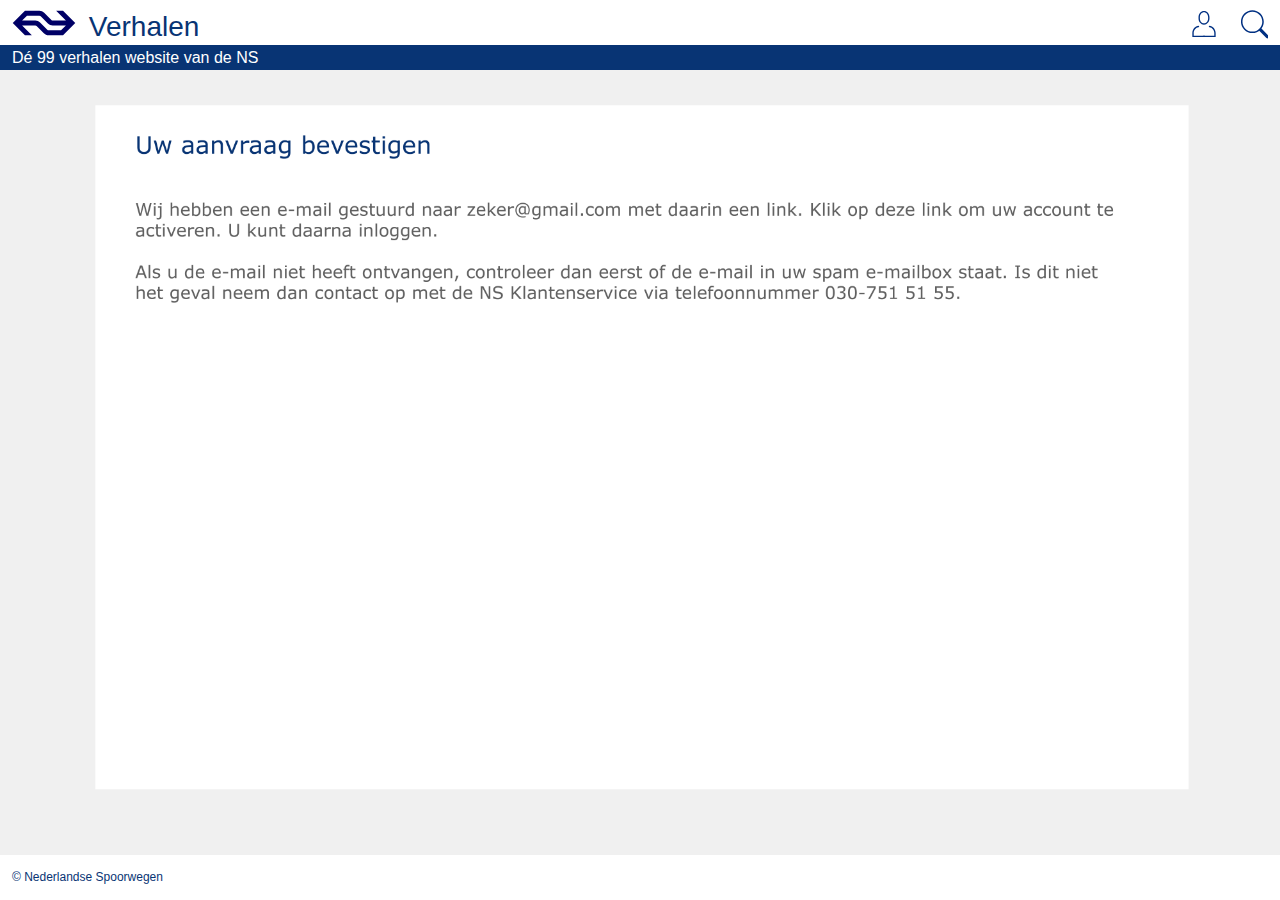
<file: accountbevestiging.html>
<!DOCTYPE html>
<html lang="nl">

<head>
    <meta charset="UTF-8">
    <meta name="viewport" content="width=device-width, initial-scale=1.0">
    <title>Mijn NS</title>
    <link rel="stylesheet" type="text/css" href="assets/css/style.css" />
</head>

<body>
    <!--header-->
    <header>
        <nav>
            <ul class="block">
                <li>
                    <a class="logo" href="home.html">
                        <img src="assets/images/ns%20logo.svg" alt="NS Logo">
                        <h1>Verhalen</h1>
                    </a>
                </li>

                <li class="navbtn">
                    <ul>
                        <li>
                            <a href="login.html">
                                <img src="assets/images/Icons/persoon.svg" alt="Persoon icoon">
                            </a>
                        </li>

                        <li>
                            <form id="searchForm" class="search" action="zoekresultaten.html" method="get">
                                <label>
                                    <input id="searchInput" class="notactive" type="search">
                                </label>
                            </form>
                        </li>
                    </ul>
                </li>
            </ul>
        </nav>
        <p class="subtitle">Dé 99 verhalen website van de NS</p>
    </header>
    <main>
        <div class="verhaal1">
            <a href="#">
            <img class="image1" src="assets/images/Extrascreens/extrascreens-04.png" alt="">
            <!-- <img class="image12" src="../Opdracht 1/assets/images/verhalen/stories1_iPad.png" alt="">
            <img class="image13" src="../Opdracht 1/assets/images/verhalen/stories1_iPhone 6.png" alt=""> -->
        </a>
        </div>
    </main>

    <!--footer-->
    <footer class="footer">
        <p>© Nederlandse Spoorwegen</p>
    </footer>

    <script src="assets/js/home.js"></script>
</body>

</html>
</file>
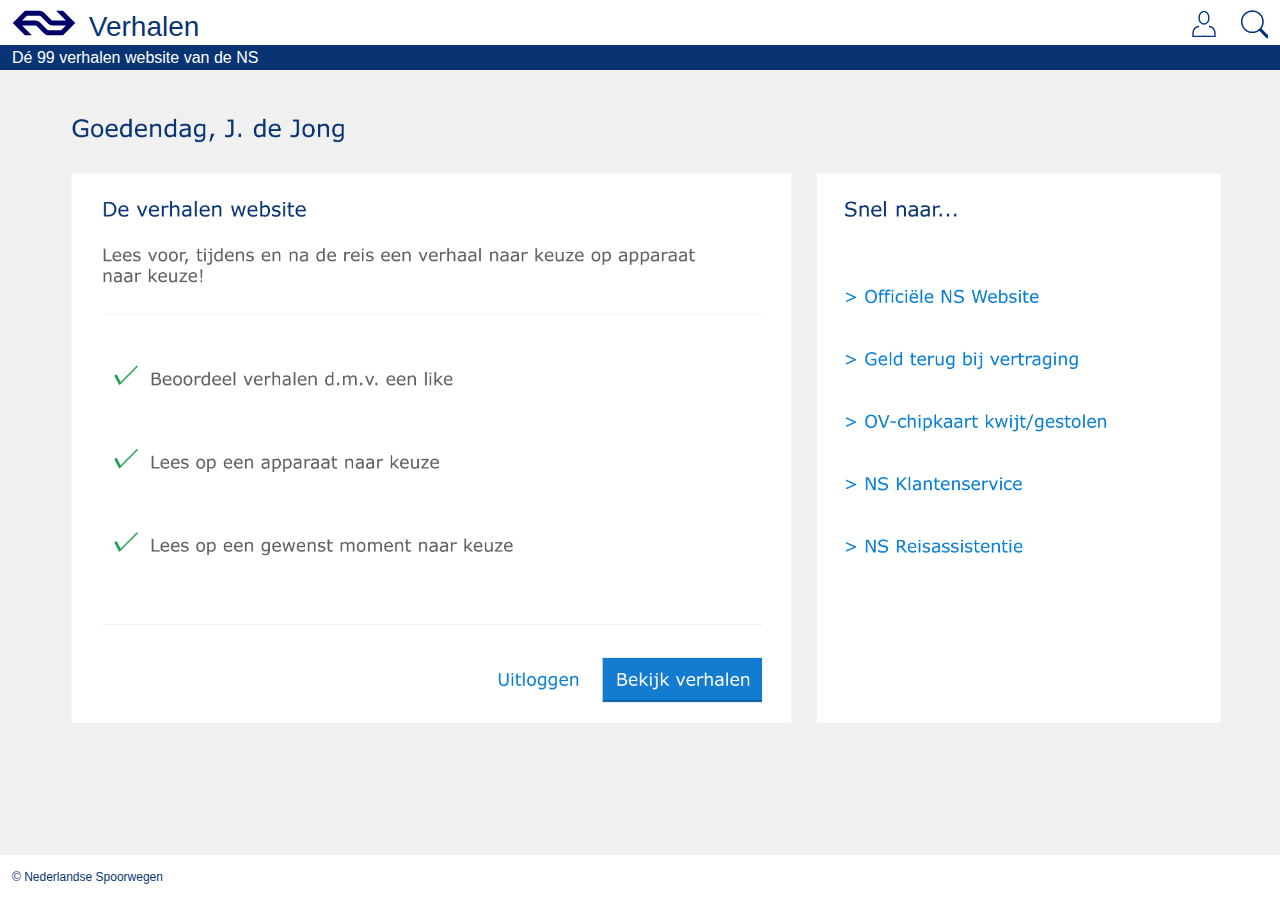
<file: dashboard.html>
<!DOCTYPE html>
<html lang="nl">

<head>
    <meta charset="UTF-8">
    <meta name="viewport" content="width=device-width, initial-scale=1.0">
    <title>Mijn NS</title>
    <link rel="stylesheet" type="text/css" href="assets/css/style.css" />
</head>

<body>
    <!--header-->
    <header>
        <nav>
            <ul class="block">
                <li>
                    <a class="logo" href="home.html">
                        <img src="assets/images/ns%20logo.svg" alt="NS Logo">
                        <h1>Verhalen</h1>
                    </a>
                </li>

                <li class="navbtn">
                    <ul>
                        <li>
                            <a href="login.html">
                                <img src="assets/images/Icons/persoon.svg" alt="Persoon icoon">
                            </a>
                        </li>

                        <li>
                            <form id="searchForm" class="search" action="zoekresultaten.html" method="get">
                                <label>
                                    <input id="searchInput" class="notactive" type="search">
                                </label>
                            </form>
                        </li>
                    </ul>
                </li>
            </ul>
        </nav>
        <p class="subtitle">Dé 99 verhalen website van de NS</p>
    </header>
    <main>
        <div class="verhaal1">
            <a href="home.html">
            <img class="image1" src="assets/images/Extrascreens/extrascreens-03.png" alt="">
            <!-- <img class="image12" src="../Opdracht 1/assets/images/verhalen/stories1_iPad.png" alt="">
            <img class="image13" src="../Opdracht 1/assets/images/verhalen/stories1_iPhone 6.png" alt=""> -->
        </a>
        </div>
    </main>

    <!--footer-->
    <footer class="footer">
        <p>© Nederlandse Spoorwegen</p>
    </footer>

    <script src="assets/js/home.js"></script>
</body>

</html>
</file>
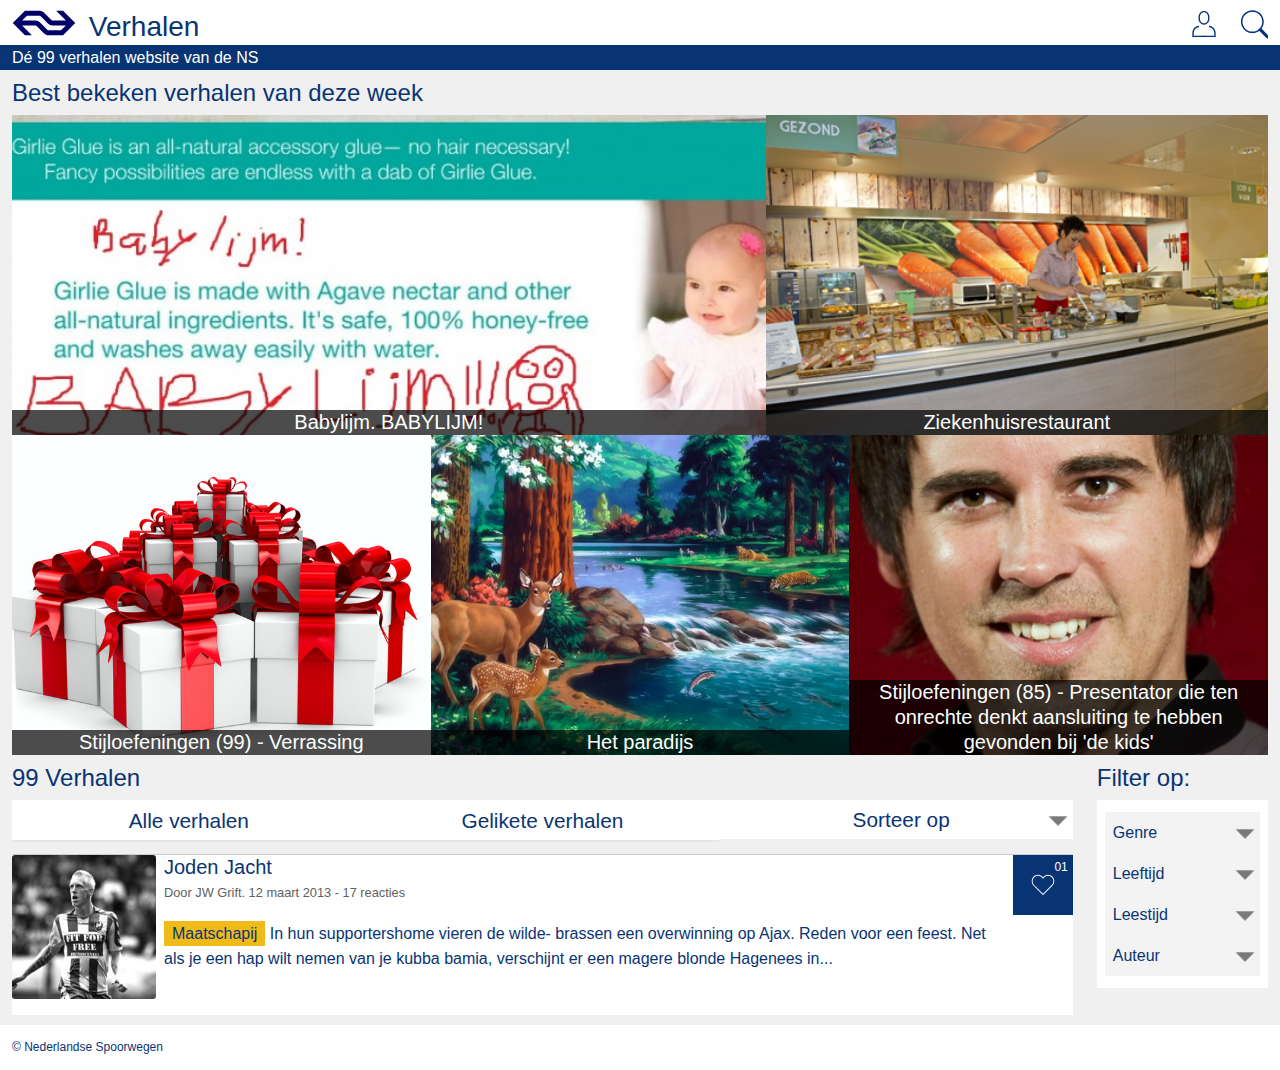
<file: gelikete.html>
<!DOCTYPE html>
<html lang="nl">

<head>
    <meta charset="UTF-8">
    <meta name="viewport" content="width=device-width, initial-scale=1.0">
    <title>NS Verhalen</title>
    <link rel="stylesheet" type="text/css" href="assets/css/style.css" />
</head>

<body>
    <!--header-->
    <header>
        <nav>
            <ul class="block">
                <li>
                    <a class="logo" href="home.html">
                        <img src="assets/images/ns%20logo.svg" alt="NS Logo">
                        <h1>Verhalen</h1>
                    </a>
                </li>

                <li class="navbtn">
                    <ul>
                        <li>
                            <a href="login.html">
                                <img src="assets/images/Icons/persoon.svg" alt="Persoon icoon">
                            </a>
                        </li>

                        <li>
                            <form id="searchForm" class="search" action="zoekresultaten.html" method="get">
                                <label>
                                    <input id="searchInput" class="notactive" type="search">
                                </label>
                            </form>
                        </li>
                    </ul>
                </li>
            </ul>
        </nav>
        <p class="subtitle">Dé 99 verhalen website van de NS</p>
    </header>

    <!--body-->
    <main>
        <section class="uitgelicht">
            <h2>Best bekeken verhalen van deze week</h2>
            <ul>
                <li>
                    <a href="#">
                        <img src="assets/images/babylijm.jpg" alt="">
                        <h3>Babylijm. BABYLIJM!</h3>
                    </a>
                </li>

                <li>
                    <a href="#">
                        <img src="assets/images/ziekenhuisrestaurant.jpg" alt="">
                        <h3>Ziekenhuisrestaurant</h3>
                    </a>
                </li>

                <li>
                    <a href="#">
                        <img src="assets/images/verrassing.jpg" alt="">
                        <h3>Stijloefeningen (99) - Verrassing</h3>
                    </a>
                </li>

                <li>
                    <a href="#">
                        <img src="assets/images/paradijs.jpg" alt="">
                        <h3>Het paradijs</h3>
                    </a>
                </li>

                <li>
                    <a href="#">
                        <img src="assets/images/presentator.jpg" alt="">
                        <h3>Stijloefeningen (85) - Presentator die ten onrechte denkt aansluiting te hebben gevonden
                            bij 'de
                            kids'
                        </h3>
                    </a>
                </li>
            </ul>
        </section>

        <section class="midsection">
            <section class="articles">
                <h2>99 Verhalen</h2>

                <div class="sortBar">
                    <a href="home.html"><button>Alle verhalen</button></a>
                    <a href="gelikete.html"><button>Gelikete verhalen</button></a>

                    <!--start bron: https://stackoverflow.com/questions/18179960/how-to-add-a-title-to-a-html-select-tag-->
                    <select>
                        <option selected hidden value="Sorteer op">Sorteer op</option>
                        <option value="populariteit">Populariteit</option>
                        <option value="alfabetisch">Alfabetisch</option>
                        <option value="oud">Oud naar nieuw</option>
                        <option value="meestereacties">Meeste reacties</option>
                        <option value="minstereacties">Minste reacties</option>
                    </select>
                    <!--end bron: https://stackoverflow.com/questions/18179960/how-to-add-a-title-to-a-html-select-tag-->
                </div>

                <!--start bron: http://html5doctor.com/the-article-element/-->
                <article>
                    <!--thumbnail-->
                    <a href="#">
                        <img src="assets/images/jodenjacht.jpg" alt="Lex Immers">
                    </a>
                    <!--einde thumbnail-->
                    <header>
                        <h3>
                            <a href="../Opdracht 1/verhaal1.html">Joden Jacht</a>
                        </h3>
                        <p>Door JW Grift.
                            <time datetime="2011-03-22">12 maart 2013 </time>- 17 reacties</p>
                    </header>

                    <div id="buttonclick" class="likeButton">
                        <p class="totalclicks">01</p>
                        <img class="harticoon" src="assets/images/Icons/hart.svg" alt="Hartje icoon">
                    </div>

                    <a href="#">Maatschapij</a>
                    <p class="articleDescription"> In hun supportershome vieren de wilde- brassen een overwinning op Ajax. Reden voor een
                        feest.
                        Net
                        als je
                        een hap wilt nemen van je kubba bamia, verschijnt er een magere blonde Hagenees in...</p>
                </article>
                <!--end bron: http://html5doctor.com/the-article-element/-->
            </section>

            <section class="filterlist">
                <form>
                    <fieldset>
                        <legend>
                            <h2>Filter op:</h2>
                        </legend>
                        <ul>
                            <!--start bron: https://stackoverflow.com/questions/12129037/correct-semantics-for-ul-in-ul-->
                            <li>
                                <legend class="dropbtn">Genre</legend>
                                <ul class="content">
                                    <li>
                                        <input type="checkbox" id="opinie">
                                        <label for="opinie">Opinie</label>
                                    </li>
                                    <li>
                                        <input type="checkbox" id="maatschapij">
                                        <label for="maatschapij">Maatschapij</label>
                                    </li>
                                    <li>
                                        <input type="checkbox" id="politiek">
                                        <label for="politiek">Politiek</label>
                                    </li>
                                    <li>
                                        <input type="checkbox" id="religie">
                                        <label for="religie">Religie</label>
                                    </li>
                                    <li>
                                        <input type="checkbox" id="boulevard">
                                        <label for="boulevard">Boulevard</label>
                                    </li>
                                    <li>
                                        <input type="checkbox" id="handelennijverheid">
                                        <label for="handelennijverheid">Handel en Nijverheid</label>
                                    </li>
                                    <li>
                                        <input type="checkbox" id="kunst">
                                        <label for="kunst">Kunst</label>
                                    </li>
                                    <li>
                                        <input type="checkbox" id="fictie">
                                        <label for="fictie">Fictie</label>
                                    </li>
                                    <li>
                                        <input type="checkbox" id="nonfictie">
                                        <label for="nonfictie">Non-fictie</label>
                                    </li>
                                    <li>
                                        <input type="checkbox" id="correspondentie">
                                        <label for="correspondentie">Correspondentie</label>
                                    </li>
                                    <li>
                                        <input type="checkbox" id="interview">
                                        <label for="interview">Interview</label>
                                    </li>
                                    <li>
                                        <input type="checkbox" id="kortnurks">
                                        <label for="kortnurks">Kort nurks</label>
                                    </li>
                                    <li>
                                        <input type="checkbox" id="cartoons">
                                        <label for="cartoons">Cartoons</label>
                                    </li>
                                </ul>
                            </li>

                            <li>
                                <legend class="dropbtn">Leeftijd</legend>
                                <ul class="content">
                                    <li>
                                        <input type="checkbox" id="leeftijd03">
                                        <label for="leeftijd03">0 tot 3 jaar</label>
                                    </li>
                                    <li>
                                        <input type="checkbox" id="leeftijd312">
                                        <label for="leeftijd312">3 tot 12 jaar</label>
                                    </li>
                                    <li>
                                        <input type="checkbox" id="leeftijd1218">
                                        <label for="leeftijd1218">12 tot 18 jaar</label>
                                    </li>
                                    <li>
                                        <input type="checkbox" id="leeftijd18plus">
                                        <label for="leeftijd18plus">18 jaar of ouder</label>
                                    </li>
                                </ul>
                            </li>

                            <li>
                                <legend class="dropbtn">Leestijd</legend>
                                <ul class="content">
                                    <li>
                                        <input type="checkbox" id="5min">
                                        <label for="5min">5 minuten</label>
                                    </li>
                                    <li>
                                        <input type="checkbox" id="10min">
                                        <label for="10min">10 minuten</label>
                                    </li>
                                    <li>
                                        <input type="checkbox" id="10plusmin">
                                        <label for="10plusmin">10+ minuten</label>
                                    </li>
                                </ul>
                            </li>

                            <li>
                                <legend class="dropbtn">Auteur</legend>
                                <ul class="content">
                                    <li>
                                        <input type="checkbox" id="molovich">
                                        <label for="molovich">Max Molovich</label>
                                    </li>
                                    <li>
                                        <input type="checkbox" id="hoogeboom">
                                        <label for="hoogeboom">Ben Hoogeboom</label>
                                    </li>
                                    <li>
                                        <input type="checkbox" id="oudzeikwijf">
                                        <label for="oudzeikwijf">Oud Zeikwijf</label>
                                    </li>
                                    <li>
                                        <input type="checkbox" id="luijten">
                                        <label for="luijten">Hugo Luijten</label>
                                    </li>
                                    <li>
                                        <input type="checkbox" id="grits">
                                        <label for="grits">Grrrits</label>
                                    </li>
                                    <li>
                                        <input type="checkbox" id="jager">
                                        <label for="jager">Tom de Jager</label>
                                    </li>
                                    <li>
                                        <input type="checkbox" id="verwardeman">
                                        <label for="verwardeman">De verwarde man</label>
                                    </li>
                                    <li>
                                        <input type="checkbox" id="paap">
                                        <label for="paap">Jaap de Paap</label>
                                    </li>
                                    <li>
                                        <input type="checkbox" id="vdberg">
                                        <label for="vdberg">Wouter van den Berg</label>
                                    </li>
                                    <li>
                                        <input type="checkbox" id="kittekat">
                                        <label for="kittekat">Kittekat</label>
                                    </li>
                                    <li>
                                        <input type="checkbox" id="quest">
                                        <label for="quest">Berend Quest</label>
                                    </li>
                                    <li>
                                        <input type="checkbox" id="stavast">
                                        <label for="stavast">Vrouwke van Stavast</label>
                                    </li>
                                    <li>
                                        <input type="checkbox" id="suave">
                                        <label for="suave">Rico Suave</label>
                                    </li>
                                    <li>
                                        <input type="checkbox" id="jwgrift">
                                        <label for="jwgrift">JW Grift</label>
                                    </li>
                                    <li>
                                        <input type="checkbox" id="vylder">
                                        <label for="vylder">Dorien de Vylder</label>
                                    </li>
                                </ul>
                            </li>
                        </ul>
                    </fieldset>
                    <!--end bron: https://stackoverflow.com/questions/12129037/correct-semantics-for-ul-in-ul-->
                </form>
            </section>
        </section>
    </main>

    <!--footer-->
    <footer>
        <p>© Nederlandse Spoorwegen</p>
    </footer>

    <script src="assets/js/home.js"></script>
</body>

</html>
</file>
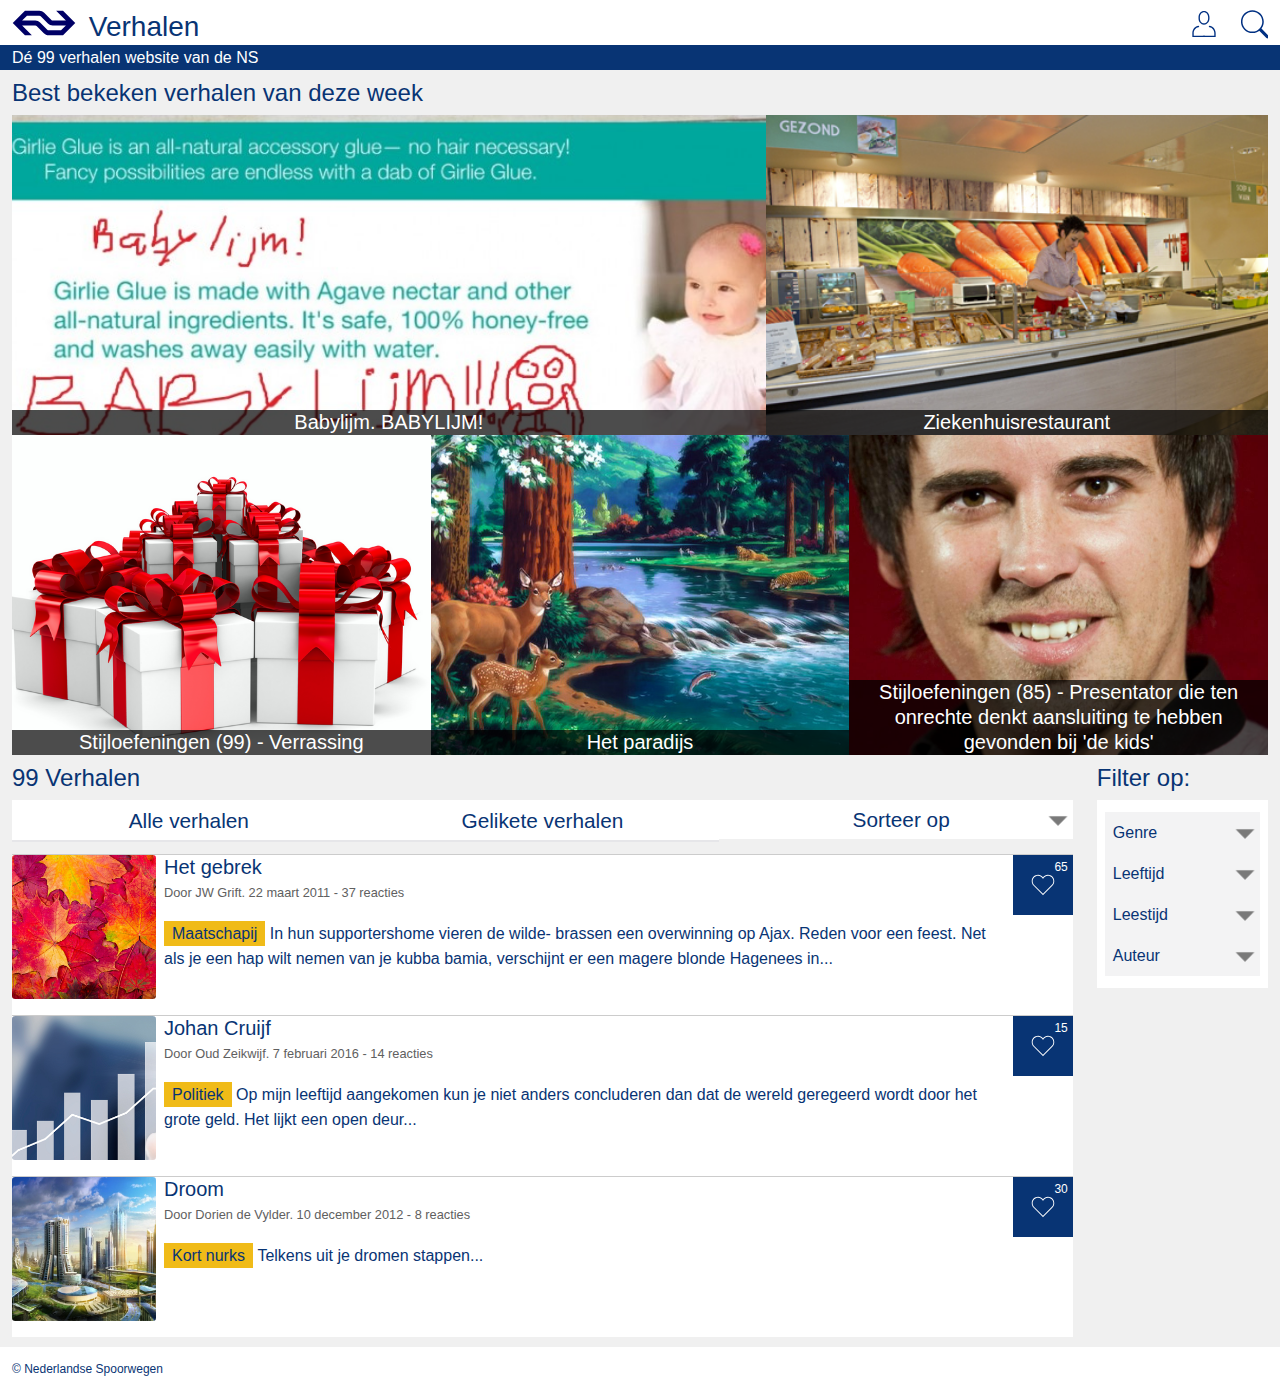
<file: home.html>
<!DOCTYPE html>
<html lang="nl">

<head>
    <meta charset="UTF-8">
    <meta name="viewport" content="width=device-width, initial-scale=1.0">
    <title>NS Verhalen</title>
    <link rel="stylesheet" type="text/css" href="assets/css/style.css" />
</head>

<body>
    <!--header-->
    <header>
        <nav>
            <ul class="block">
                <li>
                    <a class="logo" href="home.html">
                        <img src="assets/images/ns%20logo.svg" alt="NS Logo">
                        <h1>Verhalen</h1>
                    </a>
                </li>

                <li class="navbtn">
                    <ul>
                        <li>
                            <a href="login.html">
                                <img src="assets/images/Icons/persoon.svg" alt="Persoon icoon">
                            </a>
                        </li>

                        <li>
                            <form id="searchForm" class="search" action="zoekresultaten.html" method="get">
                                <label>
                                    <input id="searchInput" class="notactive" type="search">
                                </label>
                            </form>
                        </li>
                    </ul>
                </li>
            </ul>
        </nav>
        <p class="subtitle">Dé 99 verhalen website van de NS</p>
    </header>

    <!--body-->
    <main>
        <section class="uitgelicht">
            <h2>Best bekeken verhalen van deze week</h2>
            <ul>
                <li>
                    <a href="#">
                        <img src="assets/images/babylijm.jpg" alt="">
                        <h3>Babylijm. BABYLIJM!</h3>
                    </a>
                </li>

                <li>
                    <a href="#">
                        <img src="assets/images/ziekenhuisrestaurant.jpg" alt="">
                        <h3>Ziekenhuisrestaurant</h3>
                    </a>
                </li>

                <li>
                    <a href="#">
                        <img src="assets/images/verrassing.jpg" alt="">
                        <h3>Stijloefeningen (99) - Verrassing</h3>
                    </a>
                </li>

                <li>
                    <a href="#">
                        <img src="assets/images/paradijs.jpg" alt="">
                        <h3>Het paradijs</h3>
                    </a>
                </li>

                <li>
                    <a href="#">
                        <img src="assets/images/presentator.jpg" alt="">
                        <h3>Stijloefeningen (85) - Presentator die ten onrechte denkt aansluiting te hebben gevonden
                            bij 'de
                            kids'
                        </h3>
                    </a>
                </li>
            </ul>
        </section>

        <section class="midsection">
            <section class="articles">
                <h2>99 Verhalen</h2>

                <div class="sortBar">
                    <a href="home.html"><button class="button1">Alle verhalen</button></a>
                    <a href="gelikete.html"><button class="button2">Gelikete verhalen</button></a>

                    <!--start bron: https://stackoverflow.com/questions/18179960/how-to-add-a-title-to-a-html-select-tag-->
                    <select>
                        <option selected hidden value="Sorteer op">Sorteer op</option>
                        <option value="populariteit">Populariteit</option>
                        <option value="alfabetisch">Alfabetisch</option>
                        <option value="oud">Oud naar nieuw</option>
                        <option value="meestereacties">Meeste reacties</option>
                        <option value="minstereacties">Minste reacties</option>
                    </select>
                    <!--end bron: https://stackoverflow.com/questions/18179960/how-to-add-a-title-to-a-html-select-tag-->
                </div>

                <!--start bron: http://html5doctor.com/the-article-element/-->
                <article>
                    <!--thumbnail-->
                    <a href="#">
                        <img src="assets/images/gebrek.jpg" alt="Lex Immers">
                    </a>
                    <!--einde thumbnail-->
                    <header>
                        <h3>
                            <a href="verhaal1.html">Het gebrek</a>
                        </h3>
                        <p>Door JW Grift.
                            <time datetime="2011-03-22">22 maart 2011 </time>- 37 reacties</p>
                    </header>

                    <div id="buttonclick" class="likeButton">
                        <p class="totalclicks">65</p>
                        <img class="harticoon" src="assets/images/Icons/hart.svg" alt="Hartje icoon">
                    </div>

                    <a href="#">Maatschapij</a>
                    <p class="articleDescription"> In hun supportershome vieren de wilde- brassen een overwinning op Ajax. Reden voor een
                        feest.
                        Net
                        als je
                        een hap wilt nemen van je kubba bamia, verschijnt er een magere blonde Hagenees in...</p>
                </article>
                <!--end bron: http://html5doctor.com/the-article-element/-->

                <article>
                    <!--thumbnail-->
                    <a href="#">
                        <img src="assets/images/verbetering.jpg" alt="wereld met silhouette">
                    </a>
                    <!--einde thumbnail-->
                    <header>
                        <h3>
                            <a href="verhaal2.html">Johan Cruijf</a>
                        </h3>
                        <p>Door Oud Zeikwijf.
                            <time datetime="2016-02-07">7 februari 2016 </time>- 14 reacties</p>
                    </header>

                    <div id="buttonclick" class="likeButton">
                        <p class="totalclicks">15</p>
                        <img class="harticoon" src="assets/images/Icons/hart.svg" alt="Hartje icoon">
                    </div>

                    <a href="#">Politiek</a>
                    <p class="articleDescription">Op mijn leeftijd aangekomen kun je niet anders concluderen dan dat de wereld geregeerd wordt
                        door
                        het grote
                        geld. Het lijkt een open deur...</p>
                </article>

                <article>
                    <!--thumbnail-->
                    <a href="#">
                        <img src="assets/images/toekomst.jpg" alt="Huizen bekijken door loop">
                    </a>
                    <!--einde thumbnail-->
                    <header>
                        <h3>
                            <a href="verhaal3.html">Droom</a>
                        </h3>
                        <p>Door Dorien de Vylder.
                            <time datetime="2012-12-10">10 december 2012 </time>- 8 reacties</p>
                    </header>

                    <div id="buttonclick" class="likeButton">
                        <p class="totalclicks">30</p>
                        <img class="harticoon" src="assets/images/Icons/hart.svg" alt="Hartje icoon">
                    </div>

                    <a href="#">Kort nurks</a>
                    <p class="articleDescription">Telkens uit je dromen stappen...</p>
                </article>
            </section>

            <section class="filterlist">
                <form>
                    <fieldset>
                        <legend>
                            <h2>Filter op:</h2>
                        </legend>
                        <ul>
                            <!--start bron: https://stackoverflow.com/questions/12129037/correct-semantics-for-ul-in-ul-->
                            <li>
                                <legend class="dropbtn">Genre</legend>
                                <ul class="content">
                                    <li>
                                        <input type="checkbox" id="opinie">
                                        <label for="opinie">Opinie</label>
                                    </li>
                                    <li>
                                        <input type="checkbox" id="maatschapij">
                                        <label for="maatschapij">Maatschapij</label>
                                    </li>
                                    <li>
                                        <input type="checkbox" id="politiek">
                                        <label for="politiek">Politiek</label>
                                    </li>
                                    <li>
                                        <input type="checkbox" id="religie">
                                        <label for="religie">Religie</label>
                                    </li>
                                    <li>
                                        <input type="checkbox" id="boulevard">
                                        <label for="boulevard">Boulevard</label>
                                    </li>
                                    <li>
                                        <input type="checkbox" id="handelennijverheid">
                                        <label for="handelennijverheid">Handel en Nijverheid</label>
                                    </li>
                                    <li>
                                        <input type="checkbox" id="kunst">
                                        <label for="kunst">Kunst</label>
                                    </li>
                                    <li>
                                        <input type="checkbox" id="fictie">
                                        <label for="fictie">Fictie</label>
                                    </li>
                                    <li>
                                        <input type="checkbox" id="nonfictie">
                                        <label for="nonfictie">Non-fictie</label>
                                    </li>
                                    <li>
                                        <input type="checkbox" id="correspondentie">
                                        <label for="correspondentie">Correspondentie</label>
                                    </li>
                                    <li>
                                        <input type="checkbox" id="interview">
                                        <label for="interview">Interview</label>
                                    </li>
                                    <li>
                                        <input type="checkbox" id="kortnurks">
                                        <label for="kortnurks">Kort nurks</label>
                                    </li>
                                    <li>
                                        <input type="checkbox" id="cartoons">
                                        <label for="cartoons">Cartoons</label>
                                    </li>
                                </ul>
                            </li>

                            <li>
                                <legend class="dropbtn">Leeftijd</legend>
                                <ul class="content">
                                    <li>
                                        <input type="checkbox" id="leeftijd03">
                                        <label for="leeftijd03">0 tot 3 jaar</label>
                                    </li>
                                    <li>
                                        <input type="checkbox" id="leeftijd312">
                                        <label for="leeftijd312">3 tot 12 jaar</label>
                                    </li>
                                    <li>
                                        <input type="checkbox" id="leeftijd1218">
                                        <label for="leeftijd1218">12 tot 18 jaar</label>
                                    </li>
                                    <li>
                                        <input type="checkbox" id="leeftijd18plus">
                                        <label for="leeftijd18plus">18 jaar of ouder</label>
                                    </li>
                                </ul>
                            </li>

                            <li>
                                <legend class="dropbtn">Leestijd</legend>
                                <ul class="content">
                                    <li>
                                        <input type="checkbox" id="5min">
                                        <label for="5min">5 minuten</label>
                                    </li>
                                    <li>
                                        <input type="checkbox" id="10min">
                                        <label for="10min">10 minuten</label>
                                    </li>
                                    <li>
                                        <input type="checkbox" id="10plusmin">
                                        <label for="10plusmin">10+ minuten</label>
                                    </li>
                                </ul>
                            </li>

                            <li>
                                <legend class="dropbtn">Auteur</legend>
                                <ul class="content">
                                    <li>
                                        <input type="checkbox" id="molovich">
                                        <label for="molovich">Max Molovich</label>
                                    </li>
                                    <li>
                                        <input type="checkbox" id="hoogeboom">
                                        <label for="hoogeboom">Ben Hoogeboom</label>
                                    </li>
                                    <li>
                                        <input type="checkbox" id="oudzeikwijf">
                                        <label for="oudzeikwijf">Oud Zeikwijf</label>
                                    </li>
                                    <li>
                                        <input type="checkbox" id="luijten">
                                        <label for="luijten">Hugo Luijten</label>
                                    </li>
                                    <li>
                                        <input type="checkbox" id="grits">
                                        <label for="grits">Grrrits</label>
                                    </li>
                                    <li>
                                        <input type="checkbox" id="jager">
                                        <label for="jager">Tom de Jager</label>
                                    </li>
                                    <li>
                                        <input type="checkbox" id="verwardeman">
                                        <label for="verwardeman">De verwarde man</label>
                                    </li>
                                    <li>
                                        <input type="checkbox" id="paap">
                                        <label for="paap">Jaap de Paap</label>
                                    </li>
                                    <li>
                                        <input type="checkbox" id="vdberg">
                                        <label for="vdberg">Wouter van den Berg</label>
                                    </li>
                                    <li>
                                        <input type="checkbox" id="kittekat">
                                        <label for="kittekat">Kittekat</label>
                                    </li>
                                    <li>
                                        <input type="checkbox" id="quest">
                                        <label for="quest">Berend Quest</label>
                                    </li>
                                    <li>
                                        <input type="checkbox" id="stavast">
                                        <label for="stavast">Vrouwke van Stavast</label>
                                    </li>
                                    <li>
                                        <input type="checkbox" id="suave">
                                        <label for="suave">Rico Suave</label>
                                    </li>
                                    <li>
                                        <input type="checkbox" id="jwgrift">
                                        <label for="jwgrift">JW Grift</label>
                                    </li>
                                    <li>
                                        <input type="checkbox" id="vylder">
                                        <label for="vylder">Dorien de Vylder</label>
                                    </li>
                                </ul>
                            </li>
                        </ul>
                    </fieldset>
                    <!--end bron: https://stackoverflow.com/questions/12129037/correct-semantics-for-ul-in-ul-->
                </form>
            </section>
        </section>
    </main>

    <!--footer-->
    <footer>
        <p>© Nederlandse Spoorwegen</p>
    </footer>

    <script src="assets/js/home.js"></script>
</body>

</html>
</file>
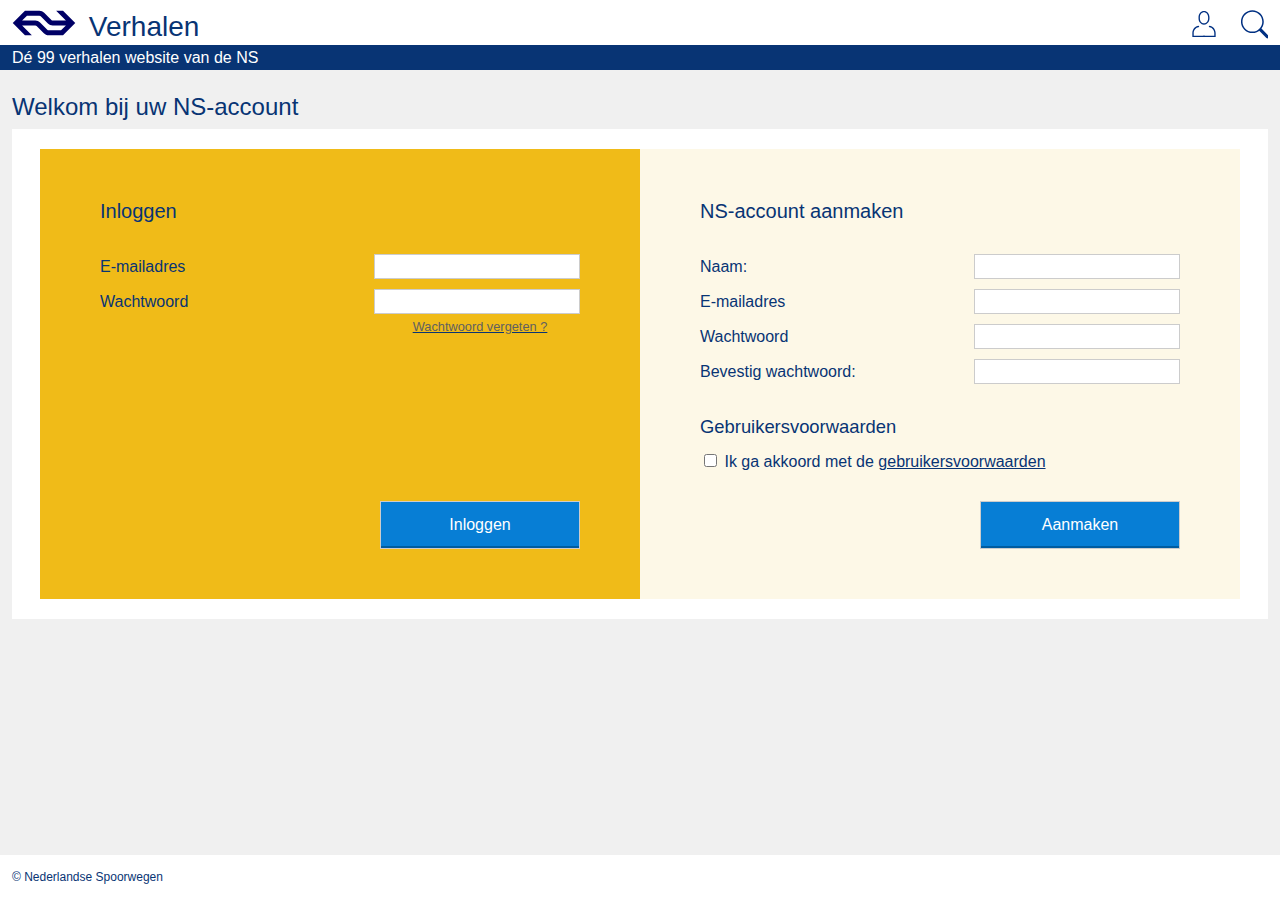
<file: login.html>
<!DOCTYPE html>
<html lang="nl">

<head>
    <meta charset="UTF-8">
    <meta name="viewport" content="width=device-width, initial-scale=1.0">
    <title>Mijn NS</title>
    <link rel="stylesheet" type="text/css" href="assets/css/style.css" />
</head>

<body>
    <!--header-->
    <header>
        <nav>
            <ul class="block">
                <li>
                    <a class="logo" href="home.html">
                        <img src="assets/images/ns%20logo.svg" alt="NS Logo">
                        <h1>Verhalen</h1>
                    </a>
                </li>

                <li class="navbtn">
                    <ul>
                        <li>
                            <a href="login.html">
                                <img src="assets/images/Icons/persoon.svg" alt="Persoon icoon">
                            </a>
                        </li>

                        <li>
                            <form id="searchForm" class="search" action="zoekresultaten.html" method="get">
                                <label>
                                    <input id="searchInput" class="notactive" type="search">
                                </label>
                            </form>
                        </li>
                    </ul>
                </li>
            </ul>
        </nav>
        <p class="subtitle">Dé 99 verhalen website van de NS</p>
    </header>

    <!--body-->
    <main>
        <h2 class="welkom">Welkom bij uw NS-account</h2>
        <section class="boxes">
            <form id="formInlog" class="fieldset inlogbox" action="dashboard.html" method="post">
                <fieldset>
                    <section class="inputfield">
                        <legend>Inloggen</legend>
                        <div class="labelinput">
                            <label for="email">E-mailadres</label>
                            <input type="email" id="email" name="email" required>
                        </div>

                        <div class="labelinput">
                            <label for="password">Wachtwoord</label>
                            <input type="password" id="password" name="wachtwoord" pattern="(?=.*\d)(?=.*[a-z])(?=.*[A-Z]).{6,}"
                            title="Het wachtwoord moet beschikken over zes of meer karakters, met minimaal één cijfer, hoofdletter en kleine letter" required>
                        </div>
                        <div class="wwherstel">
                            <a href="">Wachtwoord vergeten ?</a>
                        </div>
                        <input class="submitbtn" type="submit" value="Inloggen">
                    </section>
                </fieldset>
            </form>

            <form id="formRegistreer" class="fieldset registreerbox" action="accountbevestiging.html" method="post">
                <fieldset>
                    <section class="inputfield">
                        <legend>NS-account aanmaken</legend>

                        <div class="labelinput">
                            <label for="username">Naam:</label>
                            <input type="text" id="username" name="naam" required>
                        </div>

                        <div class="labelinput">
                            <label for="email">E-mailadres</label>
                            <input type="email" id="email" name="email" required>
                        </div>

                        <div class="labelinput">
                            <label for="password-new">Wachtwoord</label>
                            <input type="password" id="password-new" name="wachtwoord" pattern="(?=.*\d)(?=.*[a-z])(?=.*[A-Z]).{6,}"
                                title="Het wachtwoord moet beschikken over zes of meer karakters, met minimaal één cijfer, hoofdletter en kleine letter"
                                required>
                        </div>

                        <div class="labelinput">
                            <label for="password-confirm">Bevestig wachtwoord:</label>
                            <input type="password" id="password-confirm" name="wachtwoord" required>
                        </div>

                        <div class="gebruikersvoorwaarden">
                            <h4>Gebruikersvoorwaarden</h4>
                            <input type="checkbox" id="termsofuse" required>
                            <label for="termsofuse">Ik ga akkoord met de</label>
                            <a href="http://www.ns.nl/privacy.html">gebruikersvoorwaarden</a>
                        </div>
                        <input id="submitButton" class="submitbtn" type="submit" value="Aanmaken">
                    </section>
                </fieldset>
            </form>
        </section>
    </main>

    <!--footer-->
    <footer class="footer">
        <p>© Nederlandse Spoorwegen</p>
    </footer>

    <script src="assets/js/home.js"></script>
</body>

</html>
</file>
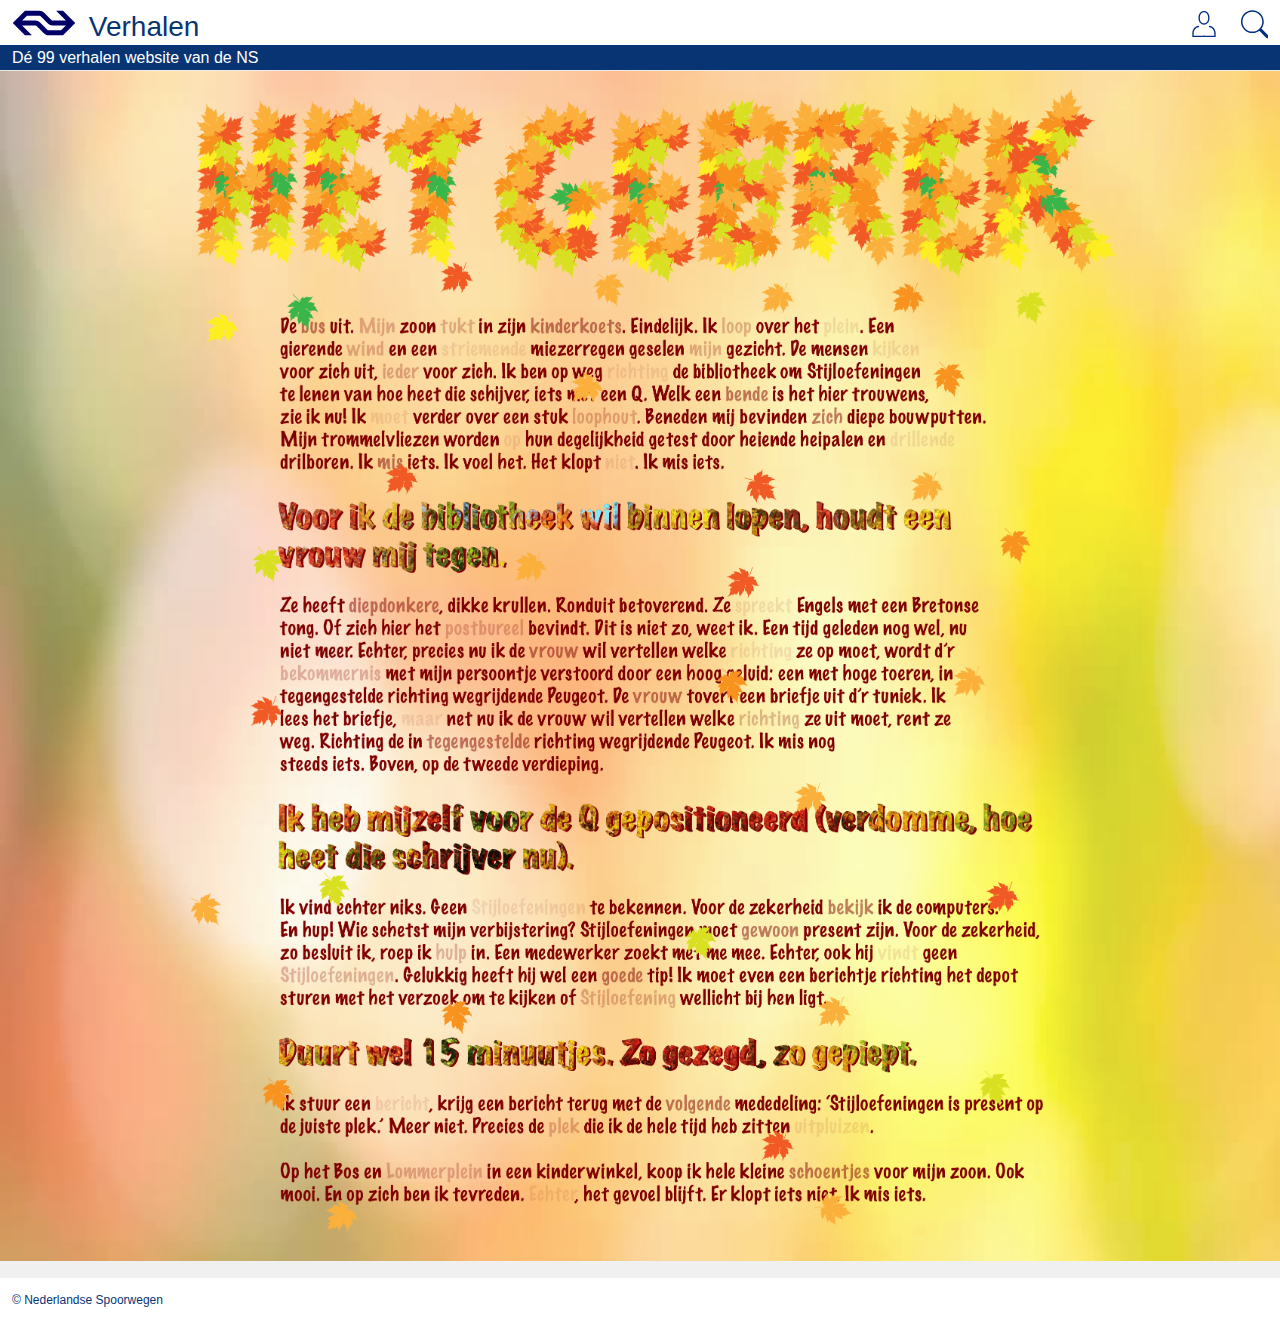
<file: verhaal1.html>
<!DOCTYPE html>
<html lang="nl">

<head>
    <meta charset="UTF-8">
    <meta name="viewport" content="width=device-width, initial-scale=1.0">
    <title>Mijn NS</title>
    <link rel="stylesheet" type="text/css" href="assets/css/style.css" />
</head>

<body>
    <!--header-->
    <header>
            <nav>
                <ul class="block">
                    <li>
                        <a class="logo" href="home.html">
                            <img src="assets/images/ns%20logo.svg" alt="NS Logo">
                            <h1>Verhalen</h1>
                        </a>
                    </li>
    
                    <li class="navbtn">
                        <ul>
                            <li>
                                <a href="login.html">
                                    <img src="assets/images/Icons/persoon.svg" alt="Persoon icoon">
                                </a>
                            </li>
    
                            <li>
                                <form id="searchForm" class="search" action="zoekresultaten.html" method="get">
                                    <label>
                                        <input id="searchInput" class="notactive" type="search">
                                    </label>
                                </form>
                            </li>
                        </ul>
                    </li>
                </ul>
            </nav>
            <p class="subtitle">Dé 99 verhalen website van de NS</p>
        </header>
    <main>
        <div class="verhaal1">
            <img class="image1" src="assets/images/verhalen/stories1_Macbook.png" alt="">
            <img class="image12" src="assets/images/verhalen/stories1_iPad.png" alt="">
            <img class="image13" src="assets/images/verhalen/stories1_iPhone 6.png" alt="">
        </div>
    </main>

    <!--footer-->
    <footer class="footer">
        <p>© Nederlandse Spoorwegen</p>
    </footer>

    <script src="assets/js/home.js"></script>
</body>

</html>
</file>
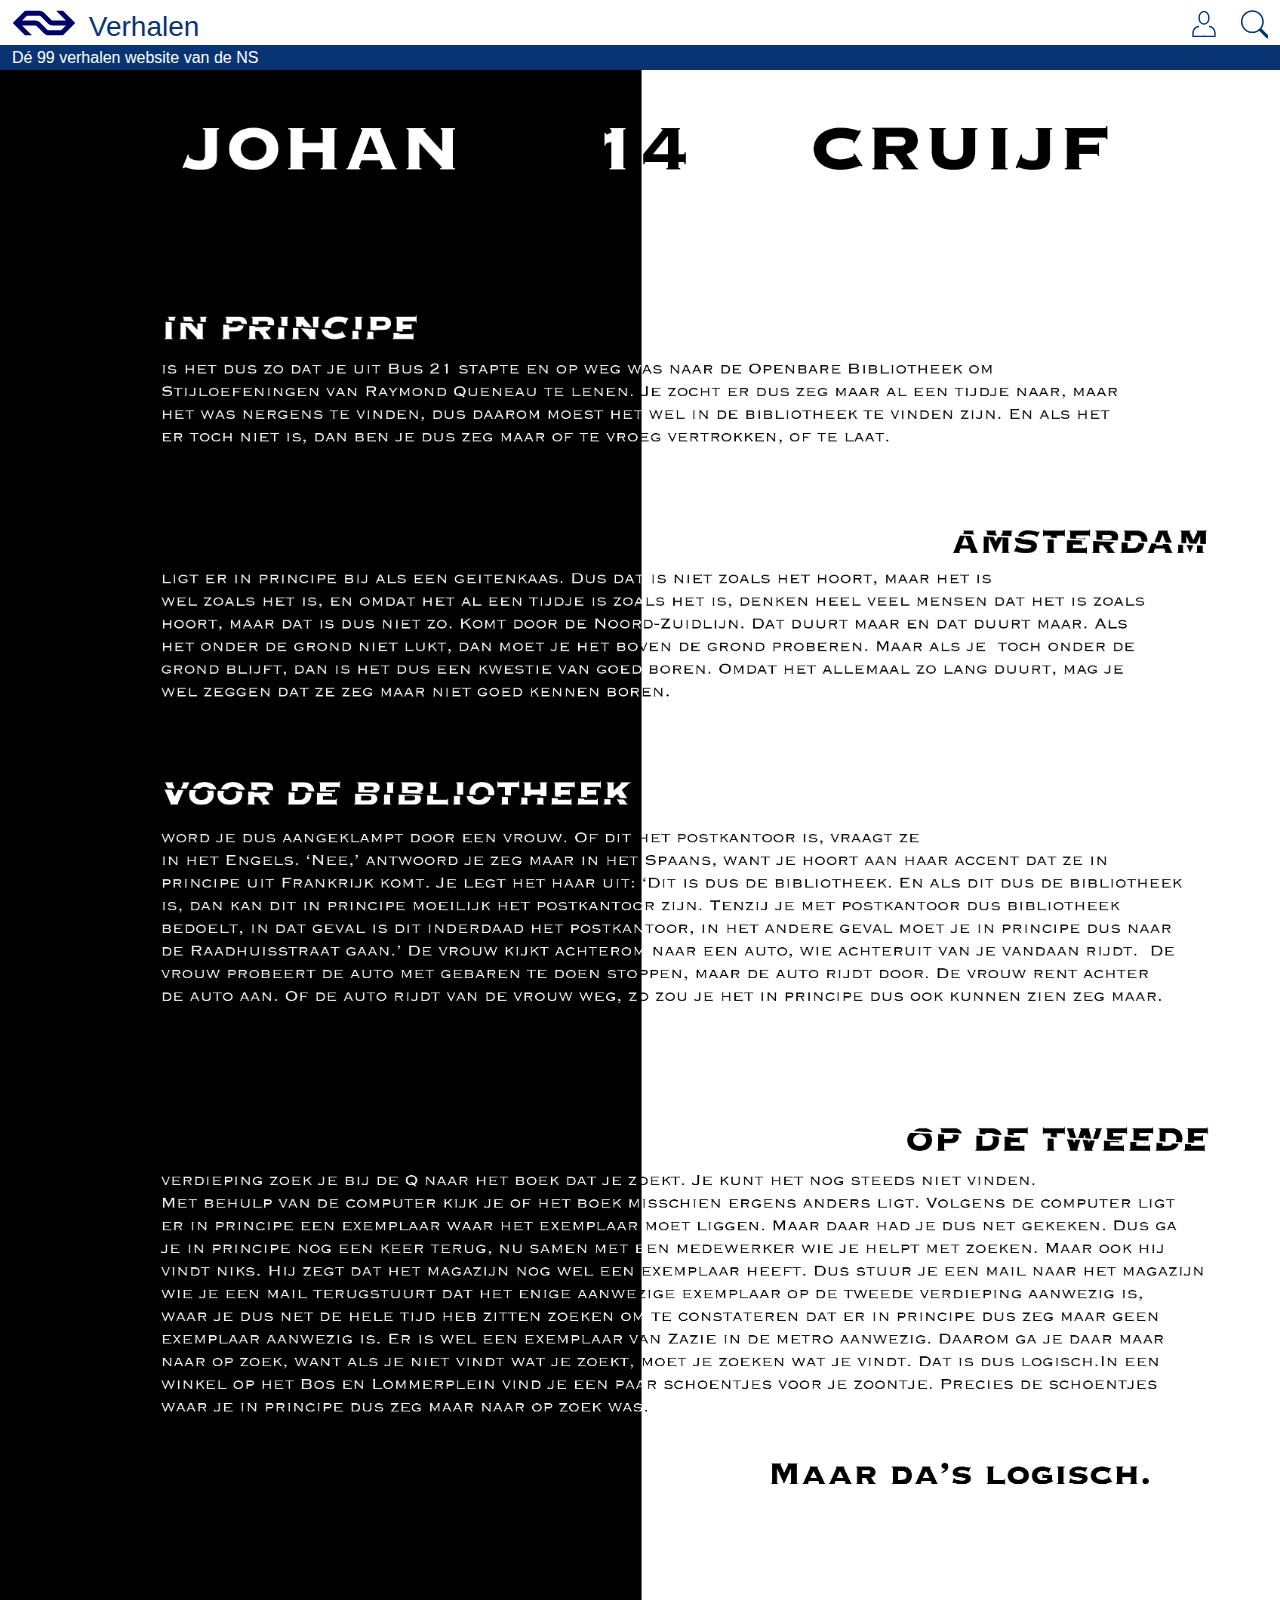
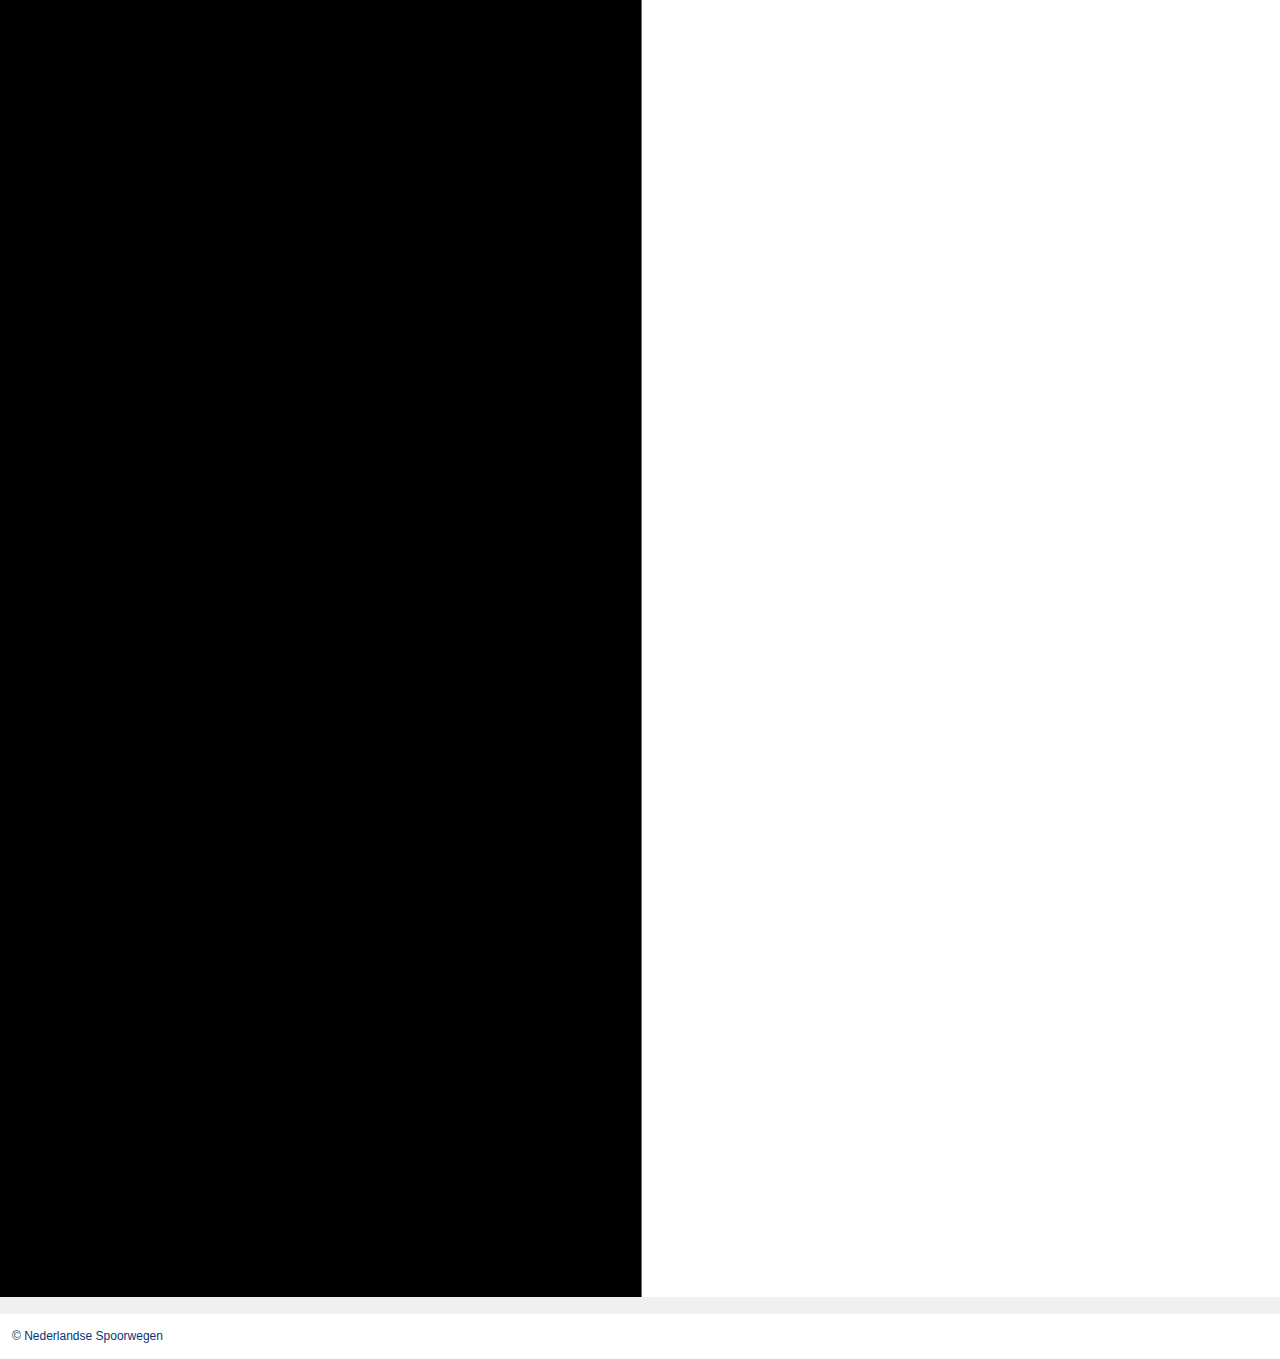
<file: verhaal2.html>
<!DOCTYPE html>
<html lang="nl">

<head>
    <meta charset="UTF-8">
    <meta name="viewport" content="width=device-width, initial-scale=1.0">
    <title>Mijn NS</title>
    <link rel="stylesheet" type="text/css" href="assets/css/style.css" />
</head>

<body>
    <!--header-->
    <header>
            <nav>
                <ul class="block">
                    <li>
                        <a class="logo" href="home.html">
                            <img src="assets/images/ns%20logo.svg" alt="NS Logo">
                            <h1>Verhalen</h1>
                        </a>
                    </li>
    
                    <li class="navbtn">
                        <ul>
                            <li>
                                <a href="login.html">
                                    <img src="assets/images/Icons/persoon.svg" alt="Persoon icoon">
                                </a>
                            </li>
    
                            <li>
                                <form id="searchForm" class="search" action="zoekresultaten.html" method="get">
                                    <label>
                                        <input id="searchInput" class="notactive" type="search">
                                    </label>
                                </form>
                            </li>
                        </ul>
                    </li>
                </ul>
            </nav>
            <p class="subtitle">Dé 99 verhalen website van de NS</p>
        </header>
    <main>
        <div class="verhaal1">
            <img class="image1" src="assets/images/verhalen/stories2_Macbook.png" alt="">
            <img class="image12" src="assets/images/verhalen/stories2_iPad.png" alt="">
            <img class="image13" src="assets/images/verhalen/stories2_iPhone 6.png" alt="">
        </div>
    </main>

    <!--footer-->
    <footer class="footer">
        <p>© Nederlandse Spoorwegen</p>
    </footer>

    <script src="assets/js/home.js"></script>
</body>

</html>
</file>
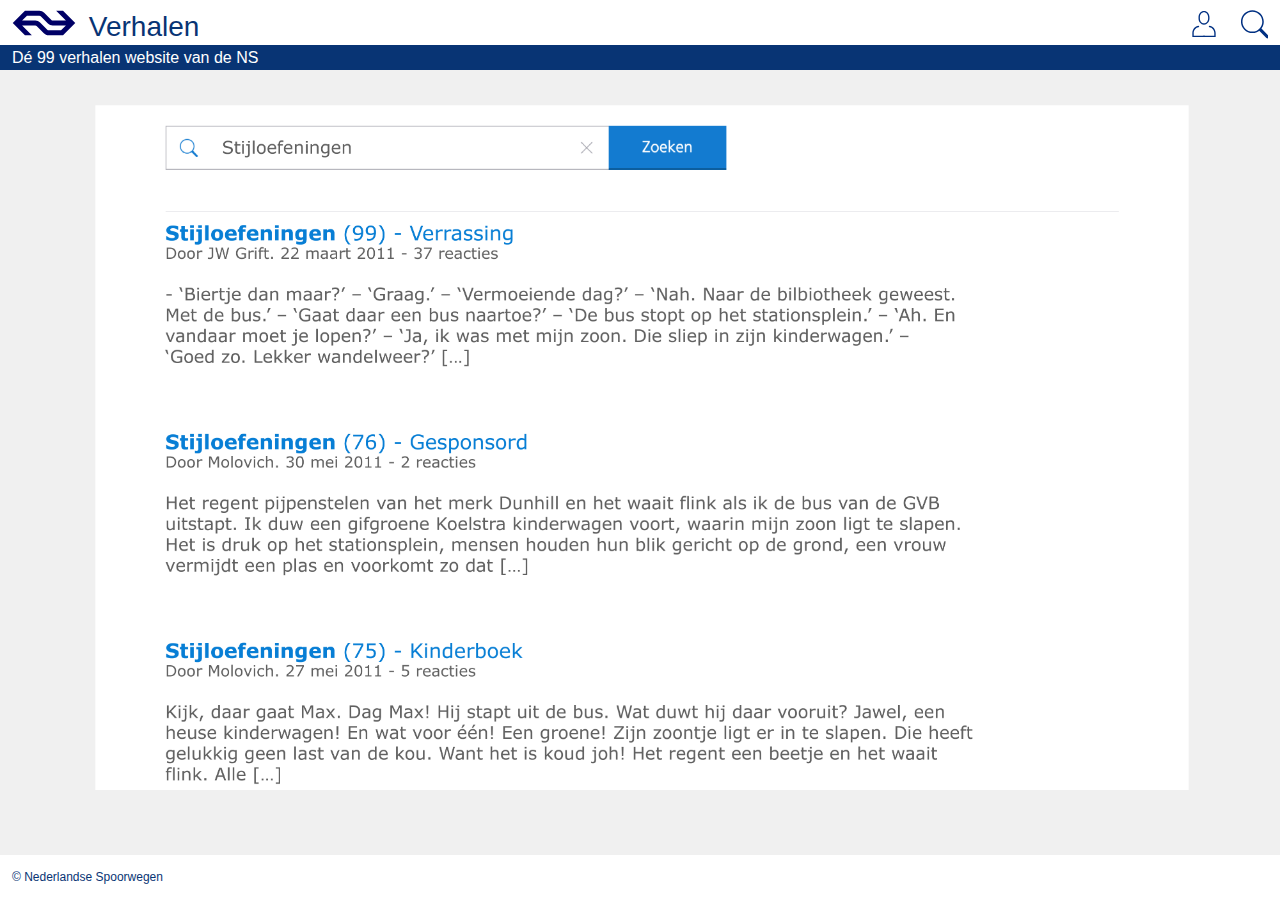
<file: zoekresultaten.html>
<!DOCTYPE html>
<html lang="nl">

<head>
    <meta charset="UTF-8">
    <meta name="viewport" content="width=device-width, initial-scale=1.0">
    <title>Mijn NS</title>
    <link rel="stylesheet" type="text/css" href="assets/css/style.css" />
</head>

<body>
    <!--header-->
    <header>
        <nav>
            <ul class="block">
                <li>
                    <a class="logo" href="home.html">
                        <img src="assets/images/ns%20logo.svg" alt="NS Logo">
                        <h1>Verhalen</h1>
                    </a>
                </li>

                <li class="navbtn">
                    <ul>
                        <li>
                            <a href="login.html">
                                <img src="assets/images/Icons/persoon.svg" alt="Persoon icoon">
                            </a>
                        </li>

                        <li>
                            <form id="searchForm" class="search" action="zoekresultaten.html" method="get">
                                <label>
                                    <input id="searchInput" class="notactive" type="search">
                                </label>
                            </form>
                        </li>
                    </ul>
                </li>
            </ul>
        </nav>
        <p class="subtitle">Dé 99 verhalen website van de NS</p>
    </header>
    <main>
        <div class="verhaal1">
            <a href="#">
            <img class="image1" src="assets/images/Extrascreens/extrascreens-02.png" alt="">
            <!-- <img class="image12" src="../Opdracht 1/assets/images/verhalen/stories1_iPad.png" alt="">
            <img class="image13" src="../Opdracht 1/assets/images/verhalen/stories1_iPhone 6.png" alt=""> -->
        </a>
        </div>
    </main>

    <!--footer-->
    <footer class="footer">
        <p>© Nederlandse Spoorwegen</p>
    </footer>

    <script src="assets/js/home.js"></script>
</body>

</html>
</file>
<file: assets/css/style.css>
/* http://meyerweb.com/eric/tools/css/reset/ 
   v2.0 | 20110126
   License: none (public domain)
*/

html,
body,
div,
span,
applet,
object,
iframe,
h1,
h2,
h3,
h4,
h5,
h6,
p,
blockquote,
pre,
a,
abbr,
acronym,
address,
big,
cite,
code,
del,
dfn,
em,
img,
ins,
kbd,
q,
s,
samp,
small,
strike,
strong,
sub,
sup,
tt,
var,
b,
u,
i,
center,
dl,
dt,
dd,
ol,
ul,
li,
fieldset,
form,
label,
legend,
table,
caption,
tbody,
tfoot,
thead,
tr,
th,
td,
article,
aside,
canvas,
details,
embed,
figure,
figcaption,
footer,
header,
hgroup,
menu,
nav,
output,
ruby,
section,
summary,
time,
mark,
audio,
video {
    margin: 0;
    padding: 0;
    border: 0;
    font-size: 100%;
    font: inherit;
    vertical-align: baseline;
}

/* HTML5 display-role reset for older browsers */

article,
aside,
details,
figcaption,
figure,
footer,
header,
hgroup,
menu,
nav,
section {
    display: block;
}

body {
    line-height: 1;
}

ol,
ul {
    list-style: none;
}

blockquote,
q {
    quotes: none;
}

blockquote:before,
blockquote:after,
q:before,
q:after {
    content: '';
    content: none;
}

table {
    border-collapse: collapse;
    border-spacing: 0;
}

/* ======================================== UNIVERSAL ======================================== */
/*
========================================
Custom styles
========================================
*/
html,
body {
    height: 100%;
}

body {
    background-color: #f0f0f0;
    color: #083474;
    font-family: "NS Sans", "Segoe UI", Myriad, Verdana, sans-serif;
    font-size: 1em;
    line-height: 1.5625rem;
    display: flex;
    flex-direction: column;
}

main {
    flex: 1 0 auto;
}

/*
========================================
Navbalk
========================================
*/

header nav ul {
    display: flex;
    flex-wrap: nowrap;
    justify-content: space-between;

}

header nav li {
    display: flex;
}

.navbtn {
    margin-right: 0.75em;
}

/*
========================================
Header and navigation
========================================
*/

h1,
h2,
h4 {
    margin: 0.625rem 0;
}

.logo h1 {
    font-size: 1.75em;
    display: inline-block;
    margin-left: 0.3em;
}

h2 {
    font-size: 1.5em;
    margin-left: 0.5em;
}

h3 {
    font-size: 1.25em;
}

h4 {
    font-size: 1.15em;
}

header nav {
    background-color: #ffffff;
    width: 100%;
    height: 45px;
}

.logo img {
    display: inline-block;
    width: 4em;
    margin-left: 0.75em;
    margin-top: 0.625rem;
}

header nav li:nth-of-type(1) {
    display: inline-block;
}

header nav li:nth-of-type(3) {
    cursor: pointer;
}

header nav li:nth-of-type(2) img,
header nav li:nth-of-type(3) img {
    vertical-align: middle;
    width: 3em;
}

header nav li:nth-of-type(2) img:hover,
header nav li:nth-of-type(3):hover {
    opacity: .6;
}

.subtitle {
    background-color: #083474;
    color: #ffffff;
    padding-left: 0.75em;
}

.search {
    margin: auto;
}

form.search label input[type=search].notactive {
    width: 10px;
    height: 30px;
    box-sizing: border-box;
    background-color: white;
    border: none;
    background-image: url('../images/Icons/zoek.svg');
    background-size: 4em;
    background-position: 0 center;
    background-repeat: no-repeat;
    padding: 18px 0px 12px 40px;
    -webkit-transition: width 0.3s ease-in-out;
    transition: width 0.3s ease-in-out;
    cursor: pointer;
    outline: none;
}

form.search label input[type=search]:hover {
    opacity: .6;
}

form.search label input[type=search].active {
    width: 250px;
    height: 30px;
    box-sizing: border-box;
    background-color: white;
    border: none;
    background-image: url('../images/Icons/zoek.svg');
    background-size: 4em;
    background-position: 0 center;
    background-repeat: no-repeat;
    padding: 18px 0px 12px 40px;
    -webkit-transition: width 0.3s ease-in-out;
    transition: width 0.3s ease-in-out;
    cursor: pointer;
    outline: none;
    border-bottom: 1px #083474 solid;
    color: #083474;
    font-family: "NS Sans", "Segoe UI", Myriad, Verdana, sans-serif;
    cursor: text;
}

/* ======================================== HOME ======================================== */

/*
========================================
Content slide
========================================
Bron: 
1. https://stackoverflow.com/questions/15603957/css-select-all-child-elements-except-first-two-and-last-two
2. https://stackoverflow.com/questions/11780589/using-nth-childodd-selector-on-div-image
*/

.uitgelicht ul {
    margin-left: 0.75em;
    margin-right: 0.75em;
    background-color: #ffffff;
    display: flex;
    flex-wrap: wrap;
    clear: both;
}

.uitgelicht li {
    position: relative;
}

ul h3 {
    position: absolute;
    text-align: center;
    color: #ffffff;
    background-color: rgba(0, 0, 0, 0.7);
    bottom: 0;
    width: 100%;
}

.uitgelicht li:nth-child(1) img {
    object-fit: cover;
    height: 20em;
    vertical-align: middle;
    width: 100%
}

.uitgelicht li:nth-child(1) {
    width: 60%;
}

.uitgelicht li:nth-child(2) img {
    object-fit: cover;
    height: 20em;
    vertical-align: middle;
    width: 100%
}

.uitgelicht li:nth-child(2) {
    width: 40%;
}

.uitgelicht li:nth-child(n+3) img {
    object-fit: cover;
    height: 20em;
    vertical-align: middle;
    width: 100%;
}

.uitgelicht li:nth-child(n+3) {
    width: 33.3333333%;
}

/*
========================================
Articles
========================================
*/

.articles {
    display: flex;
    flex-direction: column;
    max-width: 70em;

}

article a img {
    object-fit: cover;
    border-radius: 0.2em;
    width: 9em;
    height: 9em;
    float: left;
    margin-right: 0.5em;
    margin-bottom: 1em;
    clear: both;
}

article {
    margin-right: 0.75em;
    margin-left: 0.75em;
    min-height: 10em;
    clear: both;
    border-top: 0.08em solid rgba(0, 0, 0, 0.2);
    background-color: #ffffff;
}

article header {
    clear: both;
    width: 75%;
    display: inline-block;
}

article header h3 {
    display: block;
    clear: both;
}

article header p {
    font-size: 0.8em;
    color: #606060;
    display: block;
    clear: both;
}

article a:nth-of-type(2) {
    display: inline-block;
    background-color: #f0bb18;
    padding-left: 0.5em;
    padding-right: 0.5em;
    margin-top: 1em;
    clear: both;
}

article p {
    display: inline;
    clear: both;
}

article .likeButton {
    float: right;
    background: #083474;
    width: 60px;
    height: 60px;
    color: #ffffff;
    position: relative;
    margin-left: 10px;
}

.likeButton img {
    display: block;
    position: absolute;
    top: 0;
    bottom: 0;
    left: 0;
    right: 0;
    margin: auto;
    width: 30px;
    height: 30px;
    background: none;
    clear: both;
}

.harticoon:active {
    width: 35px;
    height: 35px;
    background: none;
    clear: both;
}

.likeButton p {
    float: right;
    clear: both;
    font-size: 12px;
    background-color: transparent;
    margin-right: 5px;

}

/*
========================================
Links
========================================
*/

ul h3:hover {
    text-decoration: underline;
}

.uitgelicht img:hover {
    opacity: 0.8;
}

a:link,
a:visited {
    color: #083474;
    text-decoration: none;
}

article a:hover {
    color: #077ed5;
    transition: 0.20s ease-in-out;
}

article a:hover:nth-child(2) {
    background-color: #ffffff;
    color: #f0bb18;
    border: 0.01em solid #f0bb18;
}

/*
========================================
Buttons
========================================
*/

.sortBar {
    display: flex;
    justify-content: space-between;
    max-width: 70em;
    margin-left: 0.75em;
    margin-right: 0.75em;
    margin-bottom: 0.75em;
}

.sortBar button {
    background: #ffffff;
    color: #083474;
    box-shadow: inset 0 -.125rem 0 #E6E6E9;
    outline: none;
    border: none;
    text-align: center;
    font-size: 1.3em;
    width: 33.3333333%;
    height: 2em;
}

.sortBar button,
.sortBar select {
    width: 17em;
    cursor: pointer;
    display: inline-block;
}

.sortBar select {
    -webkit-appearance: none;
    -webkit-border-radius: 0px;
    border-radius: 0px;
    border: none;
    text-align: center;
    background-image: url(../../assets/images/arrowdown.png);
    background-repeat: no-repeat;
    background-size: 30px;
    background-position: center right;
    font-size: 1.3em;
    color: #083474;
    padding-left: 0.5em;
    border-width: 0em;
    height: 1.88em;
    background-color: #ffffff;
}

.sortBar select:hover,
.sortBar a button:hover {
    background-color: #F3F3F4;
    transition: 0.20s ease-in-out;
}

.sortBar select:focus {
    outline: none;
}

/*
========================================
Filter
========================================
*/

.midsection {
    display: flex;
    justify-content: space-between;
}

.filterlist {
    width: 50em;
    max-width: 20em;
    height: auto;
    display: flex;
    flex-direction: column;
}

fieldset ul {
    padding-top: 0.75em;
    padding-bottom: 0.75em;
    background-color: #ffffff;
    margin-left: 0.75em;
    margin-right: 0.75em;
}

.filterlist ul legend {
    background-color: #F3F3F4;
    width: auto;
    display: block;
    text-align: left;
    padding: 0.5em;
    position: relative;
    margin-left: 0.5em;
    margin-right: 0.5em;
    cursor: pointer;
}

.dropbtn {
    background-image: url(../../assets/images/arrowdown.png);
    background-repeat: no-repeat;
    background-size: 30px;
    background-position: center right;
}

.active {
    background-image: url(../../assets/images/arrowup.png)
}

.content {
    padding: 0 18px;
    display: none;
    overflow: hidden;
    background-color: #F3F3F4;
    margin-left: 0.5em;
    margin-right: 0.5em;
    max-height: 0;
    transition: max-height 0.8s ease-out;
}

/* ======================================== LOGIN ======================================== */

/*
========================================
Form
========================================
*/

.welkom {
    margin-top: 1em;
}

.boxes {
    background-color: #ffffff;
    margin-left: 0.75em;
    margin-right: 0.75em;
    padding: 20px;
    display: flex;
    flex-wrap: wrap;
    justify-content: center;
    align-items: center;
}

.inputfield legend {
    font-size: 1.25em;
    margin-bottom: 1em;
}

/*
========================================
Inlog- & Registreerbox
========================================
*/

.boxes form {
    display: flex;
    justify-content: center;
    width: 600px;
    height: 450px;
    flex-direction: column;
    align-items: center;
}

.inputfield {
    height: 350px;
    margin: 0 auto;
    display: flex;
    flex-direction: column;
}

.labelinput {
    display: flex;
    justify-content: space-between;
    margin-top: 10px;
}

.boxes input:not([type='checkbox']) {
    width: 200px;
    border: 1px solid #cccccc;
}

.boxes input:not([type='checkbox']):focus {
    width: 200px;
    border: 1px solid #083474;
    outline: none;
    transition: 0.20s ease-in-out;
}

.boxes input:not([type='submit']):valid {
    border: 1px solid #008000;
    background-image: url('../images/Icons/valid.png');
    background-position: right;
    background-size: 2em;
    background-repeat: no-repeat;
}

form.submitted input:not([type='checkbox']):invalid {
    border:1px solid #ff0000;
    background-image: url('../images/Icons/kruisje.svg');
    background-size: 2em;
    background-position: right;
    background-repeat: no-repeat;
  }

/*
========================================
Inlogbox
========================================
*/

.inlogbox {
    background-color: #f0bb18;
}

/*
========================================
Registreerbox
========================================
*/

.registreerbox {
    background-color: rgba(240, 187, 24, 0.1);
}

.gebruikersvoorwaarden {
    margin-top: 20px;
    margin-bottom: 10px;
}

/*
========================================
links and buttons
========================================
*/

.inlogbox a {
    display: flex;
    width: 200px;
    justify-content: center;
    color: #606060;
    font-size: 0.8em;
    text-align: right;
}

.wwherstel {
    display: flex;
    justify-content: flex-end;
    width: 100%;
    text-decoration: underline;
}

.wwherstel a:hover {
    color: #077ed5;
    transition: 0.20s ease-in-out;
    text-decoration: underline;
}

.registreerbox a {
    text-decoration: underline;
}

.registreerbox a:hover {
    text-decoration: underline;
    color: #077ed5;
    transition: 0.20s ease-in-out;
}

.inlogbox fieldset,
.registreerbox fieldset {
    width: 80%;
}

input[type="submit"] {
    height: 3em;
    background-color: #077ed5;
    color: #ffffff;
    box-shadow: 0 -0.125rem 0 #005CA0 inset;
    text-align: center;
    font-size: 1em;
    border: none;
    transition: background-color 0.15s ease-in-out;
    cursor: pointer;
    width: 10em;
    display: block;
    bottom: 0;
}

input[type="submit"]:hover {
    background-color: #005CA0;
    box-shadow: 0 -0.125rem 0 #005CA0 inset;
}

.submitbtn {
    display: flex;
    align-self: flex-end;
    margin-top: auto;
}

/* ======================================== FOOTER ======================================== */

footer {
    background-color: #ffffff;
    clear: both;
    flex-shrink: 0;
    margin-top: 10px;
}

footer p {
    margin-top: 0.625rem;
    margin-bottom: 0.625rem;
    margin-left: 1em;
    font-size: 0.75em;
}

/* ======================================== VERHALEN ======================================== */

.verhaal1 {
    width: 100vw;
}

.image1 {
    width: 100vw;
}

.image12 {
    display: none;
}

.image13 {
    display: none;
}
/* ======================================== MEDIA QUERIES ======================================== */

@media only screen and (max-device-width: 30em) {
    /* MOBILE */

    
    .image1 {
        display: none;
    }
    
    .image12 {
        display: none;
    }
    
    .image13 {
        display: inline-block;
        width: 100vw;
    }
    

    /*
========================================
Header and navigation 
========================================
*/

    .logo h1 {
        display: none;
    }

    header nav li:nth-of-type(2) h1 {
        display: none;
    }

    /*
========================================
Content slide
========================================
*/

    .uitgelicht li:nth-child(1),
    .uitgelicht li:nth-child(2),
    .uitgelicht li:nth-child(3) {
        height: 15em;
        width: 100%;
    }

    .uitgelicht li:nth-child(n+3) img {
        height: 15em;
    }

    .uitgelicht li:nth-child(n+4) {
        display: none;
    }

    /*
========================================
Articles
========================================
*/

    .sortBar {
        flex-wrap: wrap;
        margin-left: 0.75em;
        margin-right: 0.75em;
    }

    .sortBar button {
        margin: 0 auto;
        margin-bottom: 5px;
    }

    .sortBar select {
        margin: 0 auto;
    }

    .articles {
        width: 100%;
    }

    article {
        margin-bottom: 15px;
    }

    article a img {
        width: 100%;
        height: 6em;
        border-radius: 0;
    }

    article a:nth-of-type(2),
    .articleDescription {
        display: none;
    }

    /*
========================================
Filter
========================================
*/

    .midsection {
        flex-direction: column;
    }

    .filterlist {
        max-width: none;
        width: 100%;
    }

    /*
========================================
Log in
========================================
*/

    .boxes form {
        height: 550px;
    }

    .inputfield {
        min-height: 500px;
    }

    .labelinput {
        flex-wrap: wrap;
    }

    .labelinput input {
        height: 30px;
    }

    .wwherstel {
        justify-content: flex-start;
    }

    .submitbtn {
    align-self: center;
}
}

@media (min-device-width: 30em) and (max-device-width: 48em) {
    /* TABLET */
    .image1 {
        display: none;
    }
    
    .image12 {
        display: inline-block;
        width: 100vw;
    }
    
    .image13 {
        display: none;
    }
    /*
========================================
Header and navigation 
========================================
*/

    .logo h1 {
        display: none;
    }

    header nav li:nth-of-type(2) h1 {
        display: none;
    }

    /*
========================================
Content slide
========================================
*/

    .uitgelicht li:nth-child(1),
    .uitgelicht li:nth-child(2),
    .uitgelicht li:nth-child(3) {
        height: 15em;
    }

    .uitgelicht li:nth-child(n+2) img {
        height: 15em;
    }

    .uitgelicht li:nth-child(1) {
        width: 100%;
    }

    .uitgelicht li:nth-child(2) {
        width: 33.3333333%;
    }

    .uitgelicht li:nth-child(5) {
        display: none;
    }

    /*
========================================
Articles
========================================
*/

    .sortBar {
        flex-wrap: wrap;
        margin-left: 0.75em;
        margin-right: 0.75em;
    }


    .sortBar  button:nth-child(2) {
        margin: 0px 5px;
    }


    
    .sortBar button,
    .sortBar select {
        width: 22em;
    }



    .articles {
        width: 70%;
    }

    article {
        margin-bottom: 15px;
    }

    article a img {
        width: 100%;
        height: 6em;
        border-radius: 0;
    }

    article a:nth-of-type(2),
    .articleDescription {
        display: none;
    }
}
</file>
